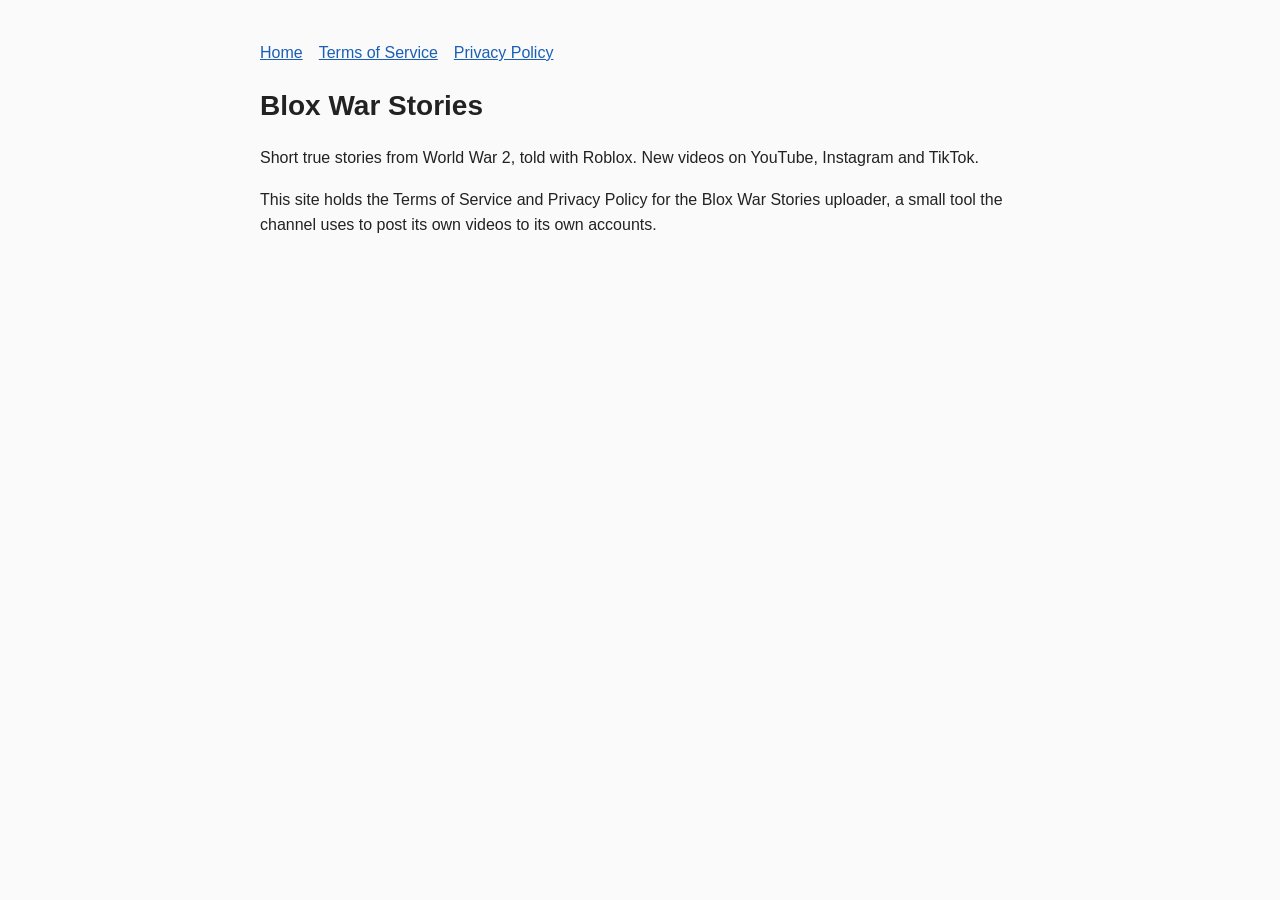
<file: index.html>
<!DOCTYPE html><html lang="en"><head><meta charset="utf-8"><meta name="viewport" content="width=device-width,initial-scale=1"><title>Blox War Stories</title><link rel="stylesheet" href="style.css"></head><body>
<nav><a href="./">Home</a><a href="terms.html">Terms of Service</a><a href="privacy.html">Privacy Policy</a></nav>
<h1>Blox War Stories</h1>
<p>Short true stories from World War 2, told with Roblox. New videos on YouTube, Instagram and TikTok.</p>
<p>This site holds the Terms of Service and Privacy Policy for the Blox War Stories uploader, a small tool the channel uses to post its own videos to its own accounts.</p>
</body></html>
</file>
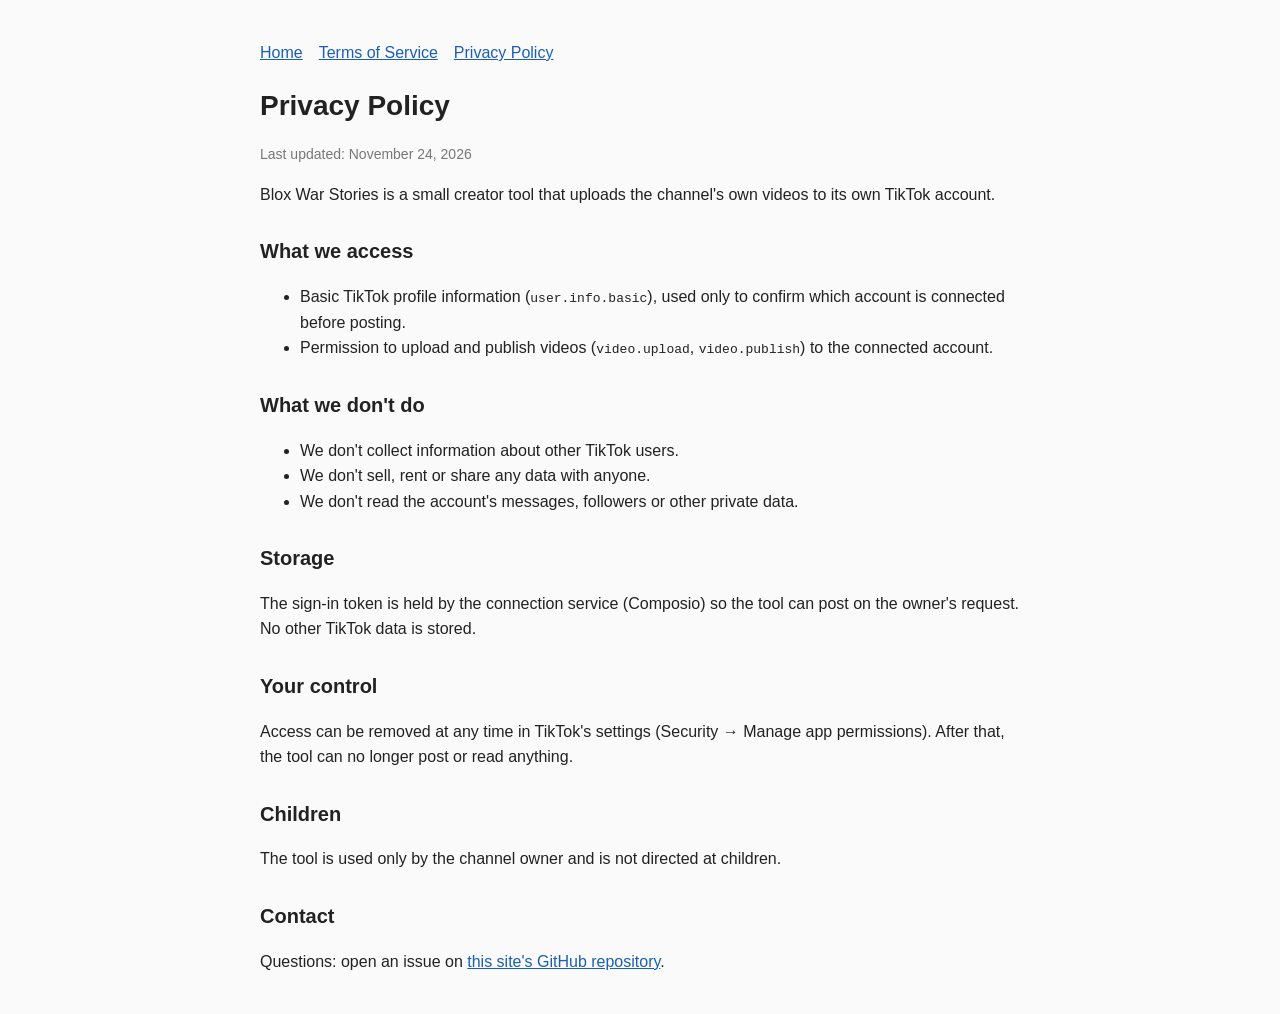
<file: privacy.html>
<!DOCTYPE html><html lang="en"><head><meta charset="utf-8"><meta name="viewport" content="width=device-width,initial-scale=1"><title>Privacy Policy · Blox War Stories</title><link rel="stylesheet" href="style.css"></head><body>
<nav><a href="./">Home</a><a href="terms.html">Terms of Service</a><a href="privacy.html">Privacy Policy</a></nav>
<h1>Privacy Policy</h1><p class="muted">Last updated: November 24, 2026</p>
<p>Blox War Stories is a small creator tool that uploads the channel's own videos to its own TikTok account.</p>
<h2>What we access</h2><ul><li>Basic TikTok profile information (<code>user.info.basic</code>), used only to confirm which account is connected before posting.</li><li>Permission to upload and publish videos (<code>video.upload</code>, <code>video.publish</code>) to the connected account.</li></ul>
<h2>What we don't do</h2><ul><li>We don't collect information about other TikTok users.</li><li>We don't sell, rent or share any data with anyone.</li><li>We don't read the account's messages, followers or other private data.</li></ul>
<h2>Storage</h2><p>The sign-in token is held by the connection service (Composio) so the tool can post on the owner's request. No other TikTok data is stored.</p>
<h2>Your control</h2><p>Access can be removed at any time in TikTok's settings (Security → Manage app permissions). After that, the tool can no longer post or read anything.</p>
<h2>Children</h2><p>The tool is used only by the channel owner and is not directed at children.</p>
<h2>Contact</h2><p>Questions: open an issue on <a id="contact" href="https://github.com/STUDIO2560TH/blox-war-stories/issues">this site's GitHub repository</a>.</p>
</body></html>
</file>
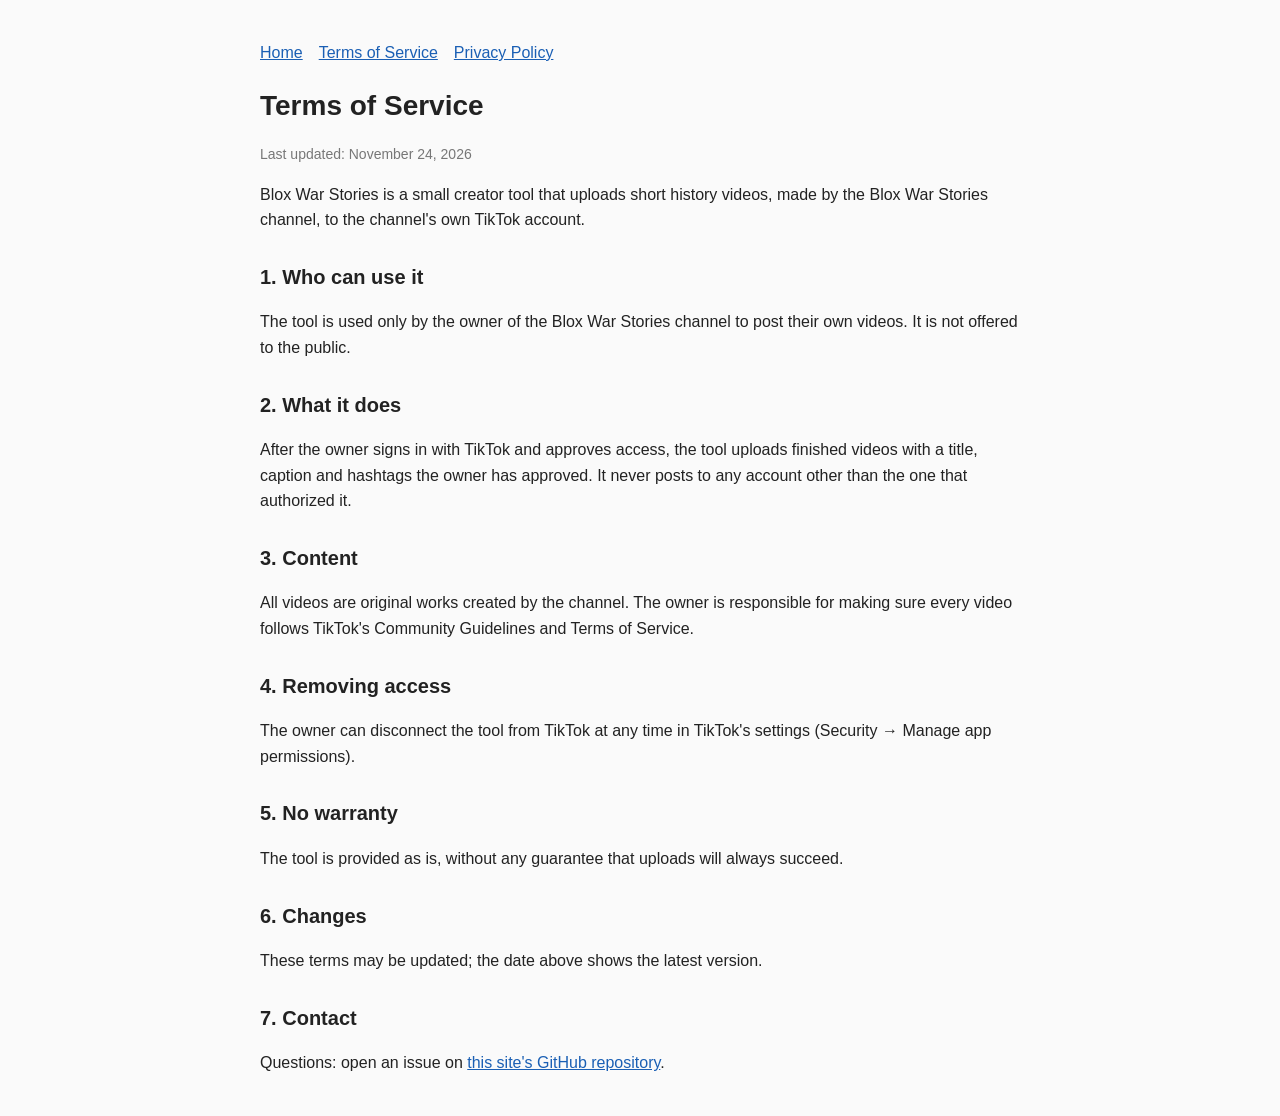
<file: terms.html>
<!DOCTYPE html><html lang="en"><head><meta charset="utf-8"><meta name="viewport" content="width=device-width,initial-scale=1"><title>Terms of Service · Blox War Stories</title><link rel="stylesheet" href="style.css"></head><body>
<nav><a href="./">Home</a><a href="terms.html">Terms of Service</a><a href="privacy.html">Privacy Policy</a></nav>
<h1>Terms of Service</h1><p class="muted">Last updated: November 24, 2026</p>
<p>Blox War Stories is a small creator tool that uploads short history videos, made by the Blox War Stories channel, to the channel's own TikTok account.</p>
<h2>1. Who can use it</h2><p>The tool is used only by the owner of the Blox War Stories channel to post their own videos. It is not offered to the public.</p>
<h2>2. What it does</h2><p>After the owner signs in with TikTok and approves access, the tool uploads finished videos with a title, caption and hashtags the owner has approved. It never posts to any account other than the one that authorized it.</p>
<h2>3. Content</h2><p>All videos are original works created by the channel. The owner is responsible for making sure every video follows TikTok's Community Guidelines and Terms of Service.</p>
<h2>4. Removing access</h2><p>The owner can disconnect the tool from TikTok at any time in TikTok's settings (Security → Manage app permissions).</p>
<h2>5. No warranty</h2><p>The tool is provided as is, without any guarantee that uploads will always succeed.</p>
<h2>6. Changes</h2><p>These terms may be updated; the date above shows the latest version.</p>
<h2>7. Contact</h2><p>Questions: open an issue on <a id="contact" href="https://github.com/STUDIO2560TH/blox-war-stories/issues">this site's GitHub repository</a>.</p>
</body></html>
</file>
<file: style.css>
body{font-family:Segoe UI,Arial,sans-serif;max-width:760px;margin:40px auto;padding:0 20px;line-height:1.6;color:#222;background:#fafafa}
h1{font-size:28px;margin-bottom:4px}h2{font-size:20px;margin-top:28px}
.muted{color:#777;font-size:14px}a{color:#1a5fb4}nav a{margin-right:16px}
</file>
